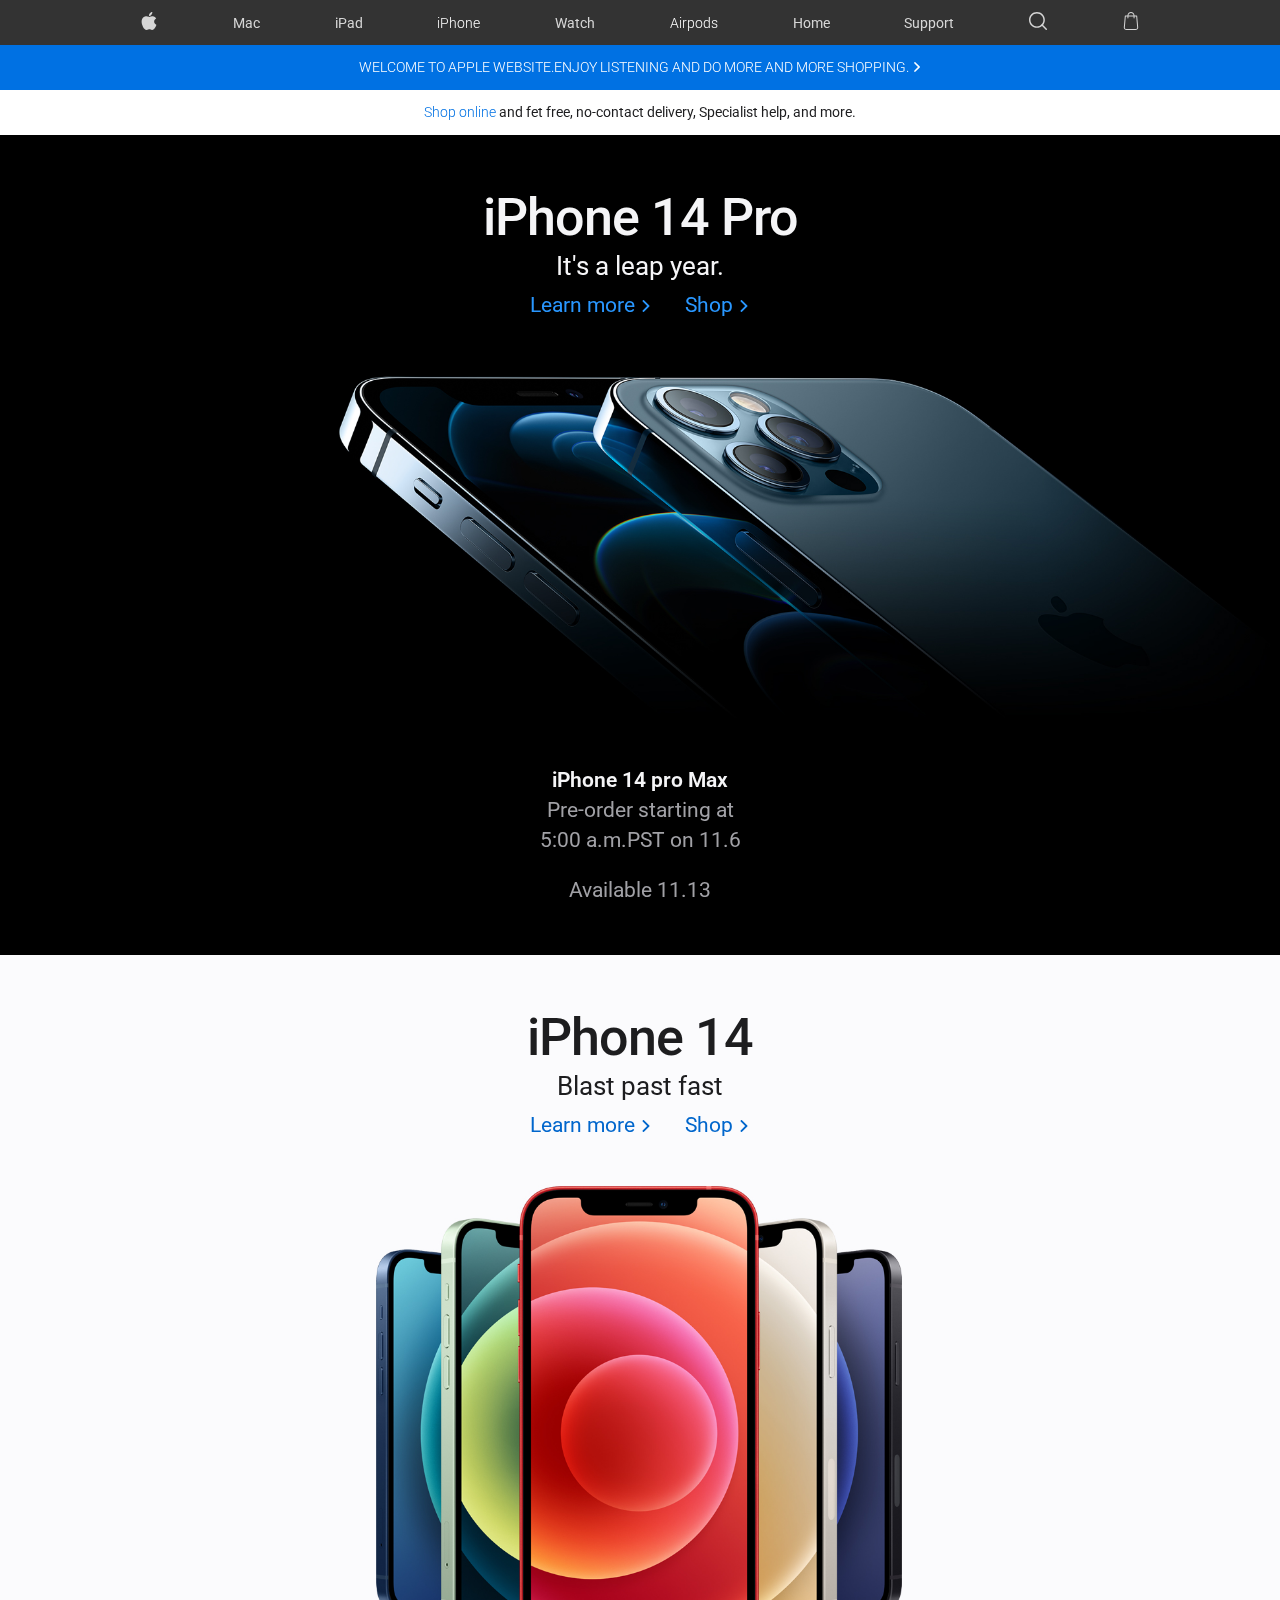
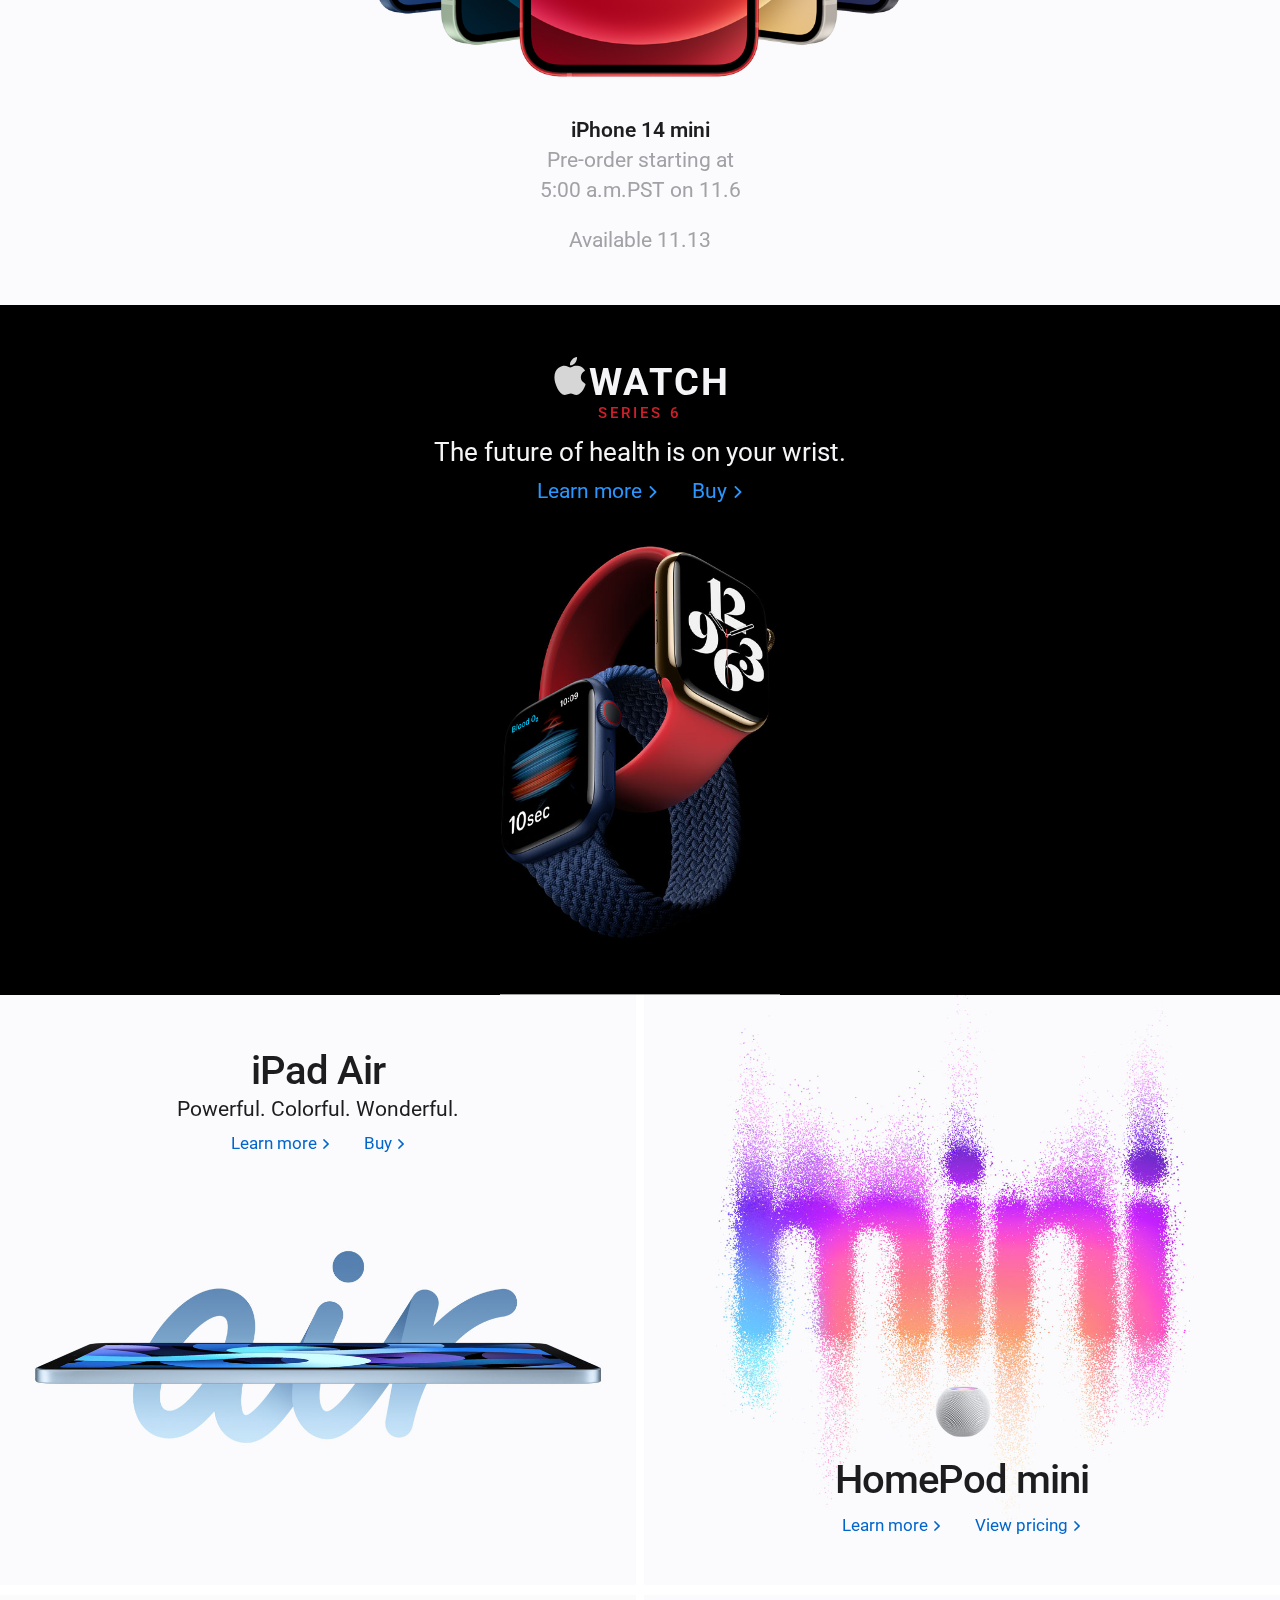
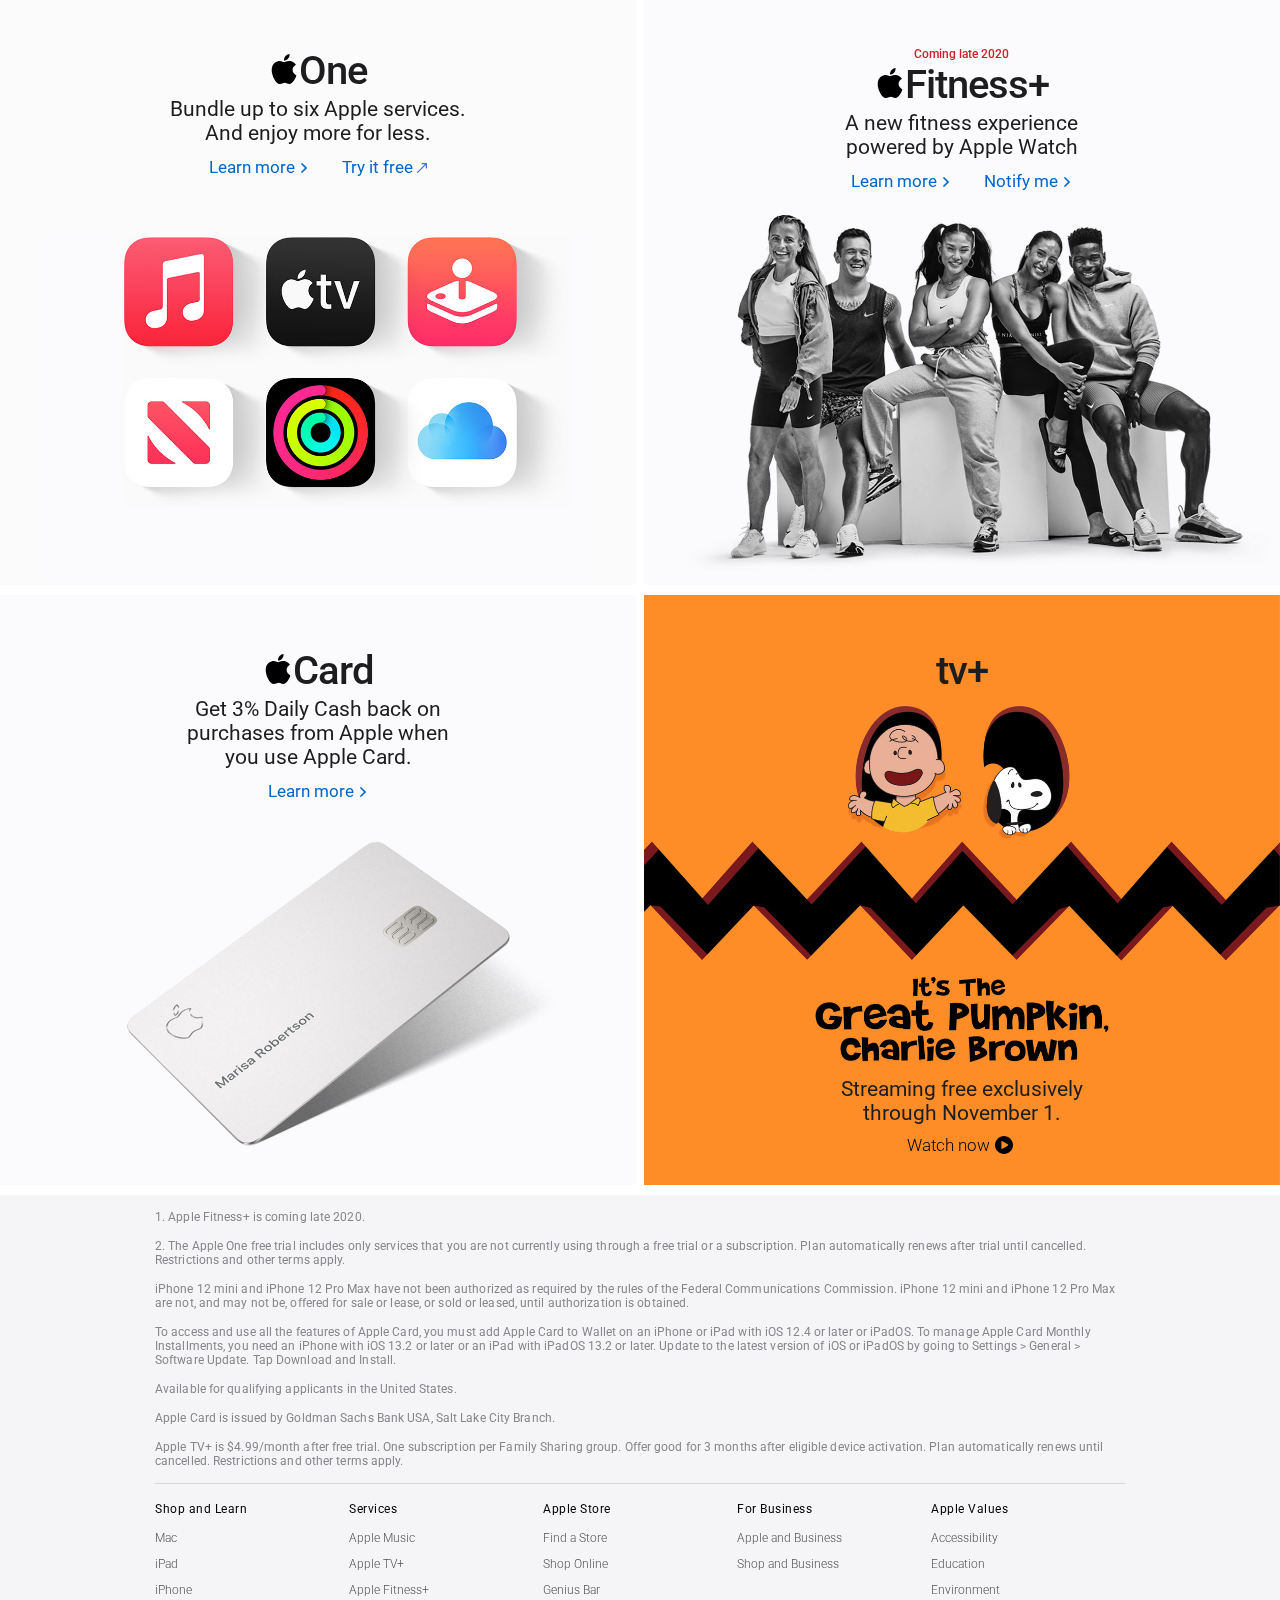
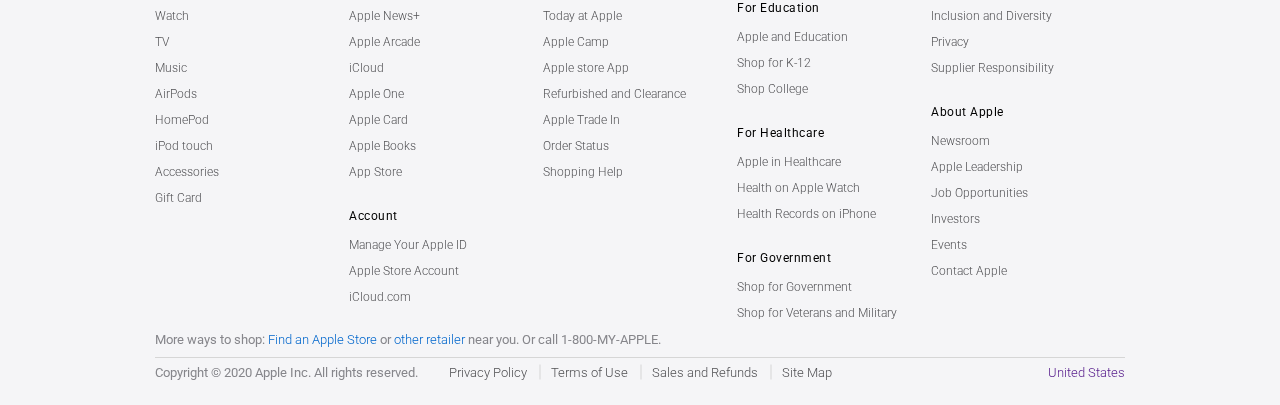
<file: index.html>
<html>
  <head>
    <link
      href="https://fonts.googleapis.com/css2?family=Roboto:wght@300;400;500;700&display=swap"
      rel="stylesheet"
    />
    <link rel="stylesheet" href="style.css" />
    <title>Apple</title>
  </head>
  <body>
    <header>
      <ul>
        <li><img src="apple.svg" alt="apple" /></li>
        <li>Mac</li>
        <li>iPad</li>
        <li><a href ="iphone.html" style="color:#ffffff">iPhone</a></li>
        <li>Watch</li>
        <li><a href ="airpods.html" style="color:#ffffff">Airpods</a></li>
        <li>Home</li>
        <li>Support</li>
        <li><img src="search.svg" alt="search" /></li>
        <li><img src="shopping-bag.svg" alt="shopping bag" /></li>
      </ul>
    </header>
    <div class="information">
      <a href=""
        >WELCOME TO APPLE WEBSITE.ENJOY LISTENING AND DO MORE AND MORE SHOPPING.
        <img src="right-arrow.svg" alt="" />
      </a>
    </div>
    <div class="information information-2">
      <a href="">Shop online </a> and fet free, no-contact delivery, Specialist
      help, and more.
    </div>
    <section class="section1">
      <div
        class="background"
        style="background-image: url(iPhone\ 12.jpg)"
      ></div>

      <div class="top__title">
        <h1>iPhone 14 Pro</h1>
        <h3>It's a leap year.</h3>
        <div class="top__title--links">
          <a href=""
            >Learn more <img src="right-arrow-blue.svg" alt=""
          /></a>
          <a href="">Shop <img src="right-arrow-blue.svg" alt="" /></a>
          
        </div>
      </div>

      <div class="bottom__title">
        <h2>iPhone 14 pro Max</h2>
        <h2>Pre-order starting at</h2>
        <h2>5:00 a.m.PST on 11.6</h2>
        <h2>Available 11.13</h2>
      </div>
    </section>

    <section class="section2">
      <div
        class="background"
        style="background-image: url(s-2.jpg)"
      ></div>

      <div class="top__title">
        <h1 class="black">iPhone 14</h1>
        <h3 class="black">Blast past fast</h3>
        <div class="top__title--links">
          <a href="" class="dark-blue"
            >Learn more <img src="right-arrow-darkBlue.svg" alt=""
          /></a>
          <a href="" class="dark-blue"
            >Shop <img src="right-arrow-darkBlue.svg" alt=""
          /></a>
        </div>
      </div>

      <div class="bottom__title">
        <h2 class="black">iPhone 14 mini</h2>
        <h2>Pre-order starting at</h2>
        <h2>5:00 a.m.PST on 11.6</h2>
        <h2>Available 11.13</h2>
      </div>
    </section>

    <section class="section3">
      <div
        class="background"
        style="background-image: url(s-3.jpg)"
      ></div>

      <div class="top__title">
        <h1><img src="apple.svg" alt="apple" />WATCH</h1>
        <h4>SERIES 6</h4>
        <h3>The future of health is on your wrist.</h3>
        <div class="top__title--links">
          <a href=""
            >Learn more <img src="right-arrow-blue.svg" alt=""
          /></a>
          <a href="">Buy <img src="right-arrow-blue.svg" alt="" /></a>
        </div>
      </div>
    </section>

    <section class="section4">
      <div class="row">
        <div class="section4__item">
          <div
            class="background"
            style="background-image: url(s-4.1.jpg)"
          ></div>

          <div class="top__title">
            <h1 class="black">iPad Air</h1>
            <h3 class="black">Powerful. Colorful. Wonderful.</h3>
            <div class="top__title--links">
              <a href="" class="dark-blue"
                >Learn more <img src="right-arrow-darkBlue.svg" alt=""
              /></a>
              <a href="" class="dark-blue"
                >Buy <img src="right-arrow-darkBlue.svg" alt=""
              /></a>
            </div>
          </div>
        </div>

        <div class="section4__item">
          <div
            class="background"
            style="background-image: url(s-4.2.jpg)"
          ></div>

          <div class="top__title">
            <div class="homePod">
              <h1 class="black">HomePod mini</h1>
              <div class="top__title--links">
                <a href="" class="dark-blue"
                  >Learn more <img src="right-arrow-darkBlue.svg" alt=""
                /></a>
                <a href="" class="dark-blue"
                  >View pricing
                  <img src="right-arrow-darkBlue.svg" alt=""
                /></a>
              </div>
            </div>
          </div>
        </div>
      </div>

      <div class="row">
        <div class="section4__item">
          <div
            class="background one"
            style="background-image: url(s-4.3.jpg)"
          ></div>

          <div class="top__title">
            <h1 class="black">
              <img src="apple _black.svg" alt="apple" />One
            </h1>
            <h3 class="black">
              Bundle up to six Apple services. And enjoy more for less.
            </h3>
            <div class="top__title--links">
              <a href="" class="dark-blue"
                >Learn more <img src="right-arrow-darkBlue.svg" alt=""
              /></a>
              <a href="" class="dark-blue"
                >Try it free <img src="diagonal-arrow.svg" alt=""
              /></a>
            </div>
          </div>
        </div>

        <div class="section4__item">
          <div
            class="background"
            style="background-image: url(s-4.4.jpg)"
          ></div>

          <div class="top__title">
            <h4>Coming late 2020</h4>
            <h1 class="black">
              <img src="apple _black.svg" alt="apple" />Fitness+
            </h1>
            <h3 class="black">
              A new fitness experience powered by Apple Watch
            </h3>
            <div class="top__title--links">
              <a href="" class="dark-blue"
                >Learn more <img src="right-arrow-darkBlue.svg" alt=""
              /></a>
              <a href="" class="dark-blue"
                >Notify me <img src="right-arrow-darkBlue.svg" alt=""
              /></a>
            </div>
          </div>
        </div>
      </div>

      <div class="row">
        <div class="section4__item">
          <div
            class="background"
            style="background-image: url(s-4.5.jpg)"
          ></div>

          <div class="top__title">
            <h1 class="black">
              <img src="apple _black.svg" alt="apple" />Card
            </h1>
            <h3 class="black">
              Get 3% Daily Cash back on purchases from Apple when you use Apple
              Card.
            </h3>
            <div class="top__title--links">
              <a href="" class="dark-blue"
                >Learn more <img src="right-arrow-darkBlue.svg" alt=""
              /></a>
            </div>
          </div>
        </div>

        <div class="section4__item">
          <div
            class="background"
            style="background-image: url(s-4.6.jpg)"
          ></div>

          <div class="top__title">
            <h1 class="black">tv+</h1>
            <div class="subTitle">
              <h3 class="black">
                Streaming free exclusively through November 1.
              </h3>
              <a href="">Watch now <img src="play.svg" alt="" /></a>
            </div>
          </div>
        </div>
      </div>
    </section>

    <!-- FOOTER -->
    <footer class="footer">
      <div class="footer__wrapper">
        <ul>
          <li>1. Apple Fitness+ is coming late 2020.</li>
          <li>
            2. The Apple One free trial includes only services that you are not
            currently using through a free trial or a subscription. Plan
            automatically renews after trial until cancelled. Restrictions and
            other terms apply.
          </li>
          <li>
            iPhone 12 mini and iPhone 12 Pro Max have not been authorized as
            required by the rules of the Federal Communications Commission.
            iPhone 12 mini and iPhone 12 Pro Max are not, and may not be,
            offered for sale or lease, or sold or leased, until authorization is
            obtained.
          </li>
          <li>
            To access and use all the features of Apple Card, you must add Apple
            Card to Wallet on an iPhone or iPad with iOS 12.4 or later or
            iPadOS. To manage Apple Card Monthly Installments, you need an
            iPhone with iOS 13.2 or later or an iPad with iPadOS 13.2 or later.
            Update to the latest version of iOS or iPadOS by going to Settings >
            General > Software Update. Tap Download and Install.
          </li>
          <li>Available for qualifying applicants in the United States.</li>
          <li>
            Apple Card is issued by Goldman Sachs Bank USA, Salt Lake City
            Branch.
          </li>
          <li>
            Apple TV+ is $4.99/month after free trial. One subscription per
            Family Sharing group. Offer good for 3 months after eligible device
            activation. Plan automatically renews until cancelled. Restrictions
            and other terms apply.
          </li>
        </ul>

        <div class="footer__links">
          <div class="footer__links--column">
            <div class="footer__links--column-title">Shop and Learn</div>
            <a href="">Mac</a>
            <a href="">iPad</a>
            <a href="">iPhone</a>
            <a href="">Watch</a>
            <a href="">TV</a>
            <a href="">Music</a>
            <a href="">AirPods</a>
            <a href="">HomePod</a>
            <a href="">iPod touch</a>
            <a href="">Accessories</a>
            <a href="">Gift Card</a>
          </div>

          <div class="footer__links--column">
            <div class="footer__links--column-title">Services</div>
            <a href="">Apple Music</a>
            <a href="">Apple TV+</a>
            <a href="">Apple Fitness+</a>
            <a href="">Apple News+</a>
            <a href="">Apple Arcade</a>
            <a href="">iCloud</a>
            <a href="">Apple One</a>
            <a href="">Apple Card</a>
            <a href="">Apple Books</a>
            <a href="">App Store</a>
            <div class="footer__links--column-title">Account</div>
            <a href="">Manage Your Apple ID</a>
            <a href="">Apple Store Account</a>
            <a href="">iCloud.com</a>
          </div>

          <div class="footer__links--column">
            <div class="footer__links--column-title">Apple Store</div>
            <a href="">Find a Store</a>
            <a href="">Shop Online</a>
            <a href="">Genius Bar</a>
            <a href="">Today at Apple</a>
            <a href="">Apple Camp</a>
            <a href="">Apple store App</a>
            <a href="">Refurbished and Clearance</a>
            <a href="">Apple Trade In</a>
            <a href="">Order Status</a>
            <a href="">Shopping Help</a>
          </div>

          <div class="footer__links--column">
            <div class="footer__links--column-title">For Business</div>
            <a href="">Apple and Business</a>
            <a href="">Shop and Business</a>
            <div class="footer__links--column-title">For Education</div>
            <a href="">Apple and Education</a>
            <a href="">Shop for K-12</a>
            <a href="">Shop College</a>
            <div class="footer__links--column-title">For Healthcare</div>
            <a href="">Apple in Healthcare</a>
            <a href="">Health on Apple Watch</a>
            <a href="">Health Records on iPhone</a>
            <div class="footer__links--column-title">For Government</div>
            <a href="">Shop for Government</a>
            <a href="">Shop for Veterans and Military</a>
          </div>

          <div class="footer__links--column">
            <div class="footer__links--column-title">Apple Values</div>
            <a href="">Accessibility</a>
            <a href="">Education</a>
            <a href="">Environment</a>
            <a href="">Inclusion and Diversity</a>
            <a href="">Privacy</a>
            <a href="">Supplier Responsibility</a>
            <div class="footer__links--column-title">About Apple</div>
            <a href="">Newsroom</a>
            <a href="">Apple Leadership</a>
            <a href="">Job Opportunities</a>
            <a href="">Investors</a>
            <a href="">Events</a>
            <a href="">Contact Apple</a>
          </div>
        </div>

        <div class="footer__more">
          More ways to shop: <a href="">Find an Apple Store</a> or
          <a href="">other retailer</a> near you. Or call 1-800-MY-APPLE.
        </div>

        <div class="footer__copyright">
          <p>Copyright © 2020 Apple Inc. All rights reserved.</p>
          <a href="">United States</a>

          <div class="links">
            <a href="">Privacy Policy</a>
            <a href="">Terms of Use</a>
            <a href="">Sales and Refunds</a>
            <a href="">Site Map</a>
          </div>
        </div>
      </div>
    </footer>
  </body>
</html>
</file>
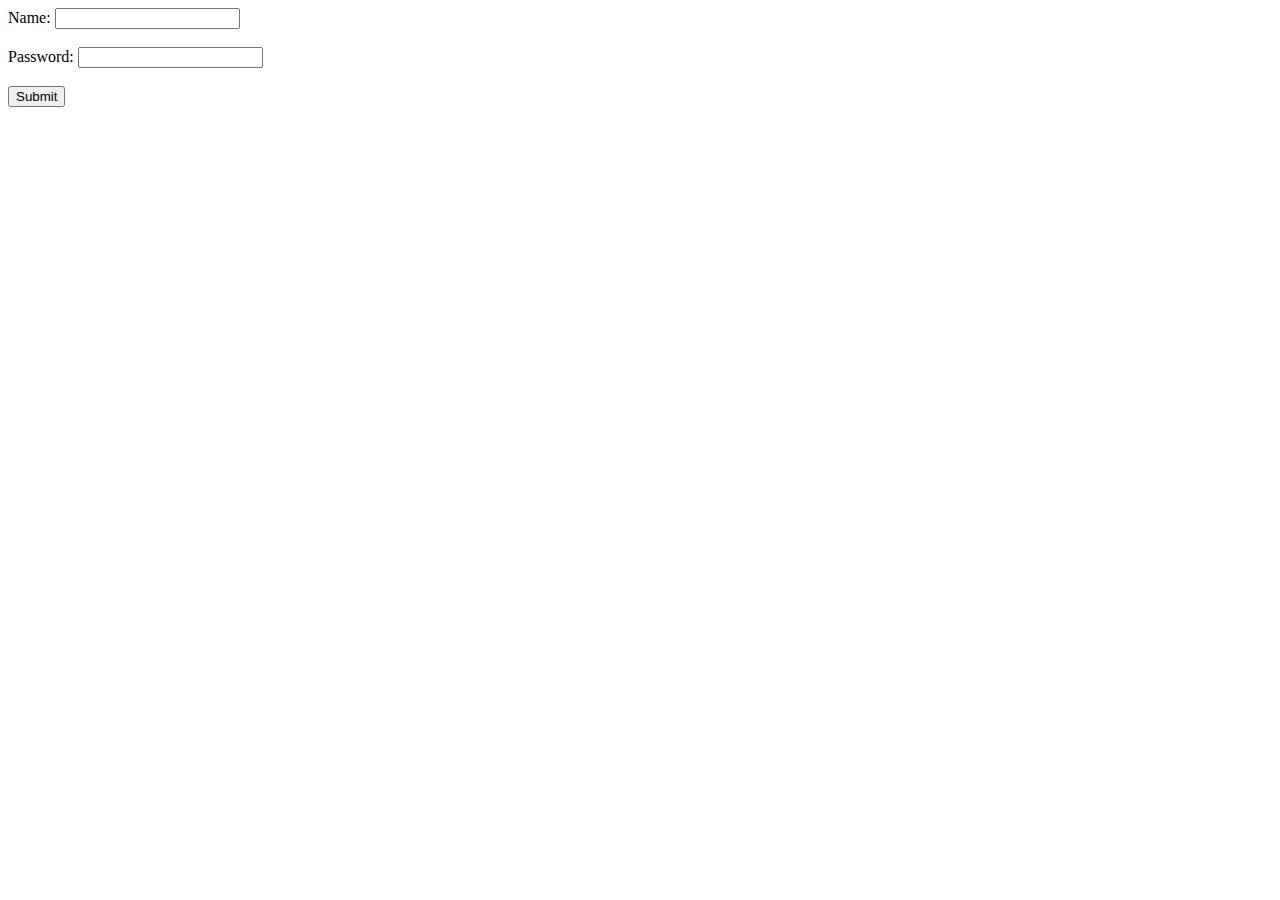
<file: validation.html>
<!DOCTYPE html>
<html>
<head>
<script>
function validateForm() {
	var x = document.forms["Form"]["name"].value;
	var y = document.forms["Form"]["password"].value;
	if (x == "") {
    	alert("Name must be filled out.");
    	return false;
	}
	else if (y.length < 8)
   	 {
    	alert("Password must be at least 8 characters long.");
    	return false;
}
}
</script>
</head>
<body>
 
<form name="Form" action="index.html"
onsubmit="return validateForm()" method="post">
Name: <input type="text" name="name">
<br>
<br>
Password: <input type="text" name="password">
<br>
<br>
<input type="submit" value="Submit">
</form>
 
</body>
</html>
</file>
<file: style.css>
:root {
    --greyDark: #333333;
    --greyLight: #d6d6d6;
    --greyLight2: #a1a1a6;
    --white: #f5f5f7;
    --text: #1d1d1f;
    --blue: #0071e3;
    --a: #2997ff;
  }
  
  * {
    margin: 0;
    padding: 0;
    -webkit-box-sizing: border-box;
            box-sizing: border-box;
  }
  
  body {
    font-family: "Roboto", sans-serif;
    font-size: 14px;
  }
  
  a {
    text-decoration: none;
    font-weight: 300;
  }
  
  a:hover {
    text-decoration: underline;
  }

  
  .black {
    color: var(--text) !important;
  }
  
  .dark-blue {
    color: #06c !important;
  }
  
  header {
    width: 100%;
    height: 45px;
    background: rgba(0, 0, 0, 0.8);
    position: fixed;
    top: 0;
    left: 0;
    z-index: 9999;
    -webkit-backdrop-filter: saturate(180%) blur(20px);
            backdrop-filter: saturate(180%) blur(20px);
  }
  
  header ul {
    height: 100%;
    width: 100%;
    max-width: 1000px;
    margin: auto;
    display: -webkit-box;
    display: -ms-flexbox;
    display: flex;
    -webkit-box-align: center;
        -ms-flex-align: center;
            align-items: center;
    -webkit-box-pack: justify;
        -ms-flex-pack: justify;
            justify-content: space-between;
    color: var(--greyLight);
  }
  
  header ul li {
    cursor: pointer;
    list-style: none;
  }
  
  header ul li:hover {
    color: #fff;
  }
  
  header ul li img {
    width: 18px;
    height: 18px;
  }
  
  .information {
    height: 45px;
    width: 100%;
    background: var(--blue);
    text-align: center;
    line-height: 45px;
    margin-top: 45px;
  }
  
  .information img {
    width: 10px;
  }
  
  .information a {
    color: #fff;
  }
  
  .information-2 {
    background: #fff;
    color: var(--text);
    margin: 0;
  }
  
  .information-2 a {
    color: var(--blue);
  }
  
  .top__title {
    margin-top: 52px;
    color: var(--white);
    text-align: center;
    z-index: 3;
  }
  
  .top__title h1 {
    font-size: 52px;
    font-weight: 500;
    letter-spacing: -1px;
  }
  
  .top__title h3 {
    margin-top: 3px;
    font-size: 26px;
    font-weight: 400;
  }
  
  .top__title h4 {
    font-size: 15px;
    font-weight: 500;
    letter-spacing: 3px;
    margin-bottom: 15px;
    color: #d01f2a;
  }
  
  .top__title--links {
    margin-top: 12px;
  }
  
  .top__title--links a {
    font-size: 21px;
    font-weight: 400;
    color: var(--a);
  }
  
  .top__title--links a:nth-child(2) {
    margin-left: 30px;
  }
  
  .top__title--links a img {
    width: 12px;
  }
  
  .bottom__title {
    position: absolute;
    left: 50%;
    -webkit-transform: translateX(-50%);
            transform: translateX(-50%);
    bottom: 50px;
    text-align: center;
    z-index: 3;
  }
  
  .bottom__title h2 {
    font-size: 21px;
    font-weight: 400;
    line-height: 30px;
    color: var(--greyLight2);
  }
  
  .bottom__title h2:nth-child(1) {
    color: var(--white);
    font-weight: 600;
  }
  
  .bottom__title h2:nth-child(4) {
    margin-top: 20px;
  }
  
  .background {
    position: absolute;
    bottom: 0;
    left: 0;
    width: 100%;
    height: 120%;
    background-size: cover;
    background-position: center;
    z-index: -1;
  }
  
  .section1 {
    height: 820px;
    width: 100%;
    position: relative;
    overflow: hidden;
  }
  
  .section1 .background {
    top: -13%;
  }
  
  .section2 {
    height: 950px;
    position: relative;
    width: 100%;
    overflow: hidden;
  }
  
  .section2 .background {
    top: -13%;
  }
  
  .section3 {
    width: 100%;
    height: 690px;
    overflow: hidden;
    position: relative;
    background: #000;
  }
  
  .section3 h1 {
    font-size: 38px;
    font-weight: 700;
    letter-spacing: 2px;
  }
  
  .section3 h1 img {
    width: 38px;
  }
  
  .section3 .background {
    width: 280px;
    height: 450px;
    left: 50%;
    -webkit-transform: translateX(-50%);
            transform: translateX(-50%);
    z-index: 1;
  }
  
  .section4 {
    width: 100%;
    display: -webkit-box;
    display: -ms-flexbox;
    display: flex;
    -webkit-box-orient: vertical;
    -webkit-box-direction: normal;
        -ms-flex-direction: column;
            flex-direction: column;
    overflow: hidden;
  }
  
  .section4 .row {
    width: 100%;
    display: -webkit-box;
    display: -ms-flexbox;
    display: flex;
    -webkit-box-align: center;
        -ms-flex-align: center;
            align-items: center;
    -webkit-box-pack: justify;
        -ms-flex-pack: justify;
            justify-content: space-between;
    margin-bottom: 10px;
  }
  
  .section4__item {
    height: 590px;
    -webkit-box-flex: 0.497;
        -ms-flex: 0.497;
            flex: 0.497;
    position: relative;
    overflow: hidden;
    display: -webkit-box;
    display: -ms-flexbox;
    display: flex;
    width: 100%;
    -webkit-box-pack: center;
        -ms-flex-pack: center;
            justify-content: center;
    background: #fbfbfb;
  }
  
  .section4__item h1 {
    font-size: 40px;
  }
  
  .section4__item h1 img {
    width: 30px;
  }
  
  .section4__item h3 {
    max-width: 298px;
    font-size: 21px;
    font-weight: 400;
  }
  
  .section4__item h4 {
    font-size: 12px;
    letter-spacing: normal;
    margin-bottom: 0;
  }
  
  .section4__item a {
    font-size: 17px;
  }
  
  .section4__item a img {
    width: 10px;
  }
  
  .section4__item .background {
    height: 100%;
    left: 50%;
    -webkit-transform: translateX(-50%);
            transform: translateX(-50%);
    z-index: 2;
  }
  
  .section4__item .homePod {
    position: absolute;
    left: 50%;
    -webkit-transform: translateX(-50%);
            transform: translateX(-50%);
    bottom: 50px;
  }
  
  .section4__item .one {
    width: 550px;
    height: 350px;
  }
  
  .section4__item .subTitle {
    position: absolute;
    bottom: 30px;
    left: 50%;
    -webkit-transform: translateX(-50%);
            transform: translateX(-50%);
  }
  
  .section4__item .subTitle a {
    height: 20px;
    width: 110px;
    margin: auto;
    margin-top: 10px;
    color: #000;
    display: -webkit-box;
    display: -ms-flexbox;
    display: flex;
    -webkit-box-align: center;
        -ms-flex-align: center;
            align-items: center;
  }
  
  .section4__item .subTitle a img {
    width: 18px;
    margin-left: 5px;
  }
  
  .footer {
    width: 100%;
    height: 810px;
    background: var(--white);
    display: -webkit-box;
    display: -ms-flexbox;
    display: flex;
    -webkit-box-pack: center;
        -ms-flex-pack: center;
            justify-content: center;
  }
  
  .footer__wrapper {
    width: 970px;
  }
  
  .footer ul {
    font-size: 12px;
    list-style: none;
    color: #86868b;
    border-bottom: 1px solid var(--greyLight);
  }
  
  .footer ul li {
    margin: 15px 0;
    letter-spacing: 0.1px;
  }
  
  .footer__links {
    width: 100%;
    display: -webkit-box;
    display: -ms-flexbox;
    display: flex;
  }
  
  .footer__links--column {
    width: 200px;
    display: -webkit-box;
    display: -ms-flexbox;
    display: flex;
    -webkit-box-orient: vertical;
    -webkit-box-direction: normal;
        -ms-flex-direction: column;
            flex-direction: column;
  }
  
  .footer__links--column-title {
    font-weight: 400;
    font-size: 12px;
    margin-top: 18px;
    margin-bottom: 15px;
    letter-spacing: 0.5px;
  }
  
  .footer__links--column a {
    font-size: 12px;
    color: #515154;
    margin-bottom: 12px;
  }
  
  .footer__more {
    font-size: 13px;
    color: #86868b;
    padding-bottom: 10px;
    border-bottom: 1px solid var(--greyLight);
  }
  
  .footer__more a {
    color: #06c;
  }
  
  .footer__copyright {
    width: 100%;
    height: 20px;
    display: -webkit-box;
    display: -ms-flexbox;
    display: flex;
    -webkit-box-align: center;
        -ms-flex-align: center;
            align-items: center;
    -webkit-box-pack: justify;
        -ms-flex-pack: justify;
            justify-content: space-between;
    font-size: 13px;
    color: #86868b;
    margin-top: 4px;
    position: relative;
  }
  
  .footer__copyright .links {
    position: absolute;
    top: 50%;
    left: 50%;
    -webkit-transform: translate(-50%, -50%);
            transform: translate(-50%, -50%);
  }
  
  .footer__copyright .links a {
    padding: 0 10px;
    color: #515154;
    border-left: 1px solid var(--greyLight);
  }
  
  .footer__copyright .links a:nth-child(1) {
    border: none;
  }
  /*# sourceMappingURL=style.css.map */
</file>
